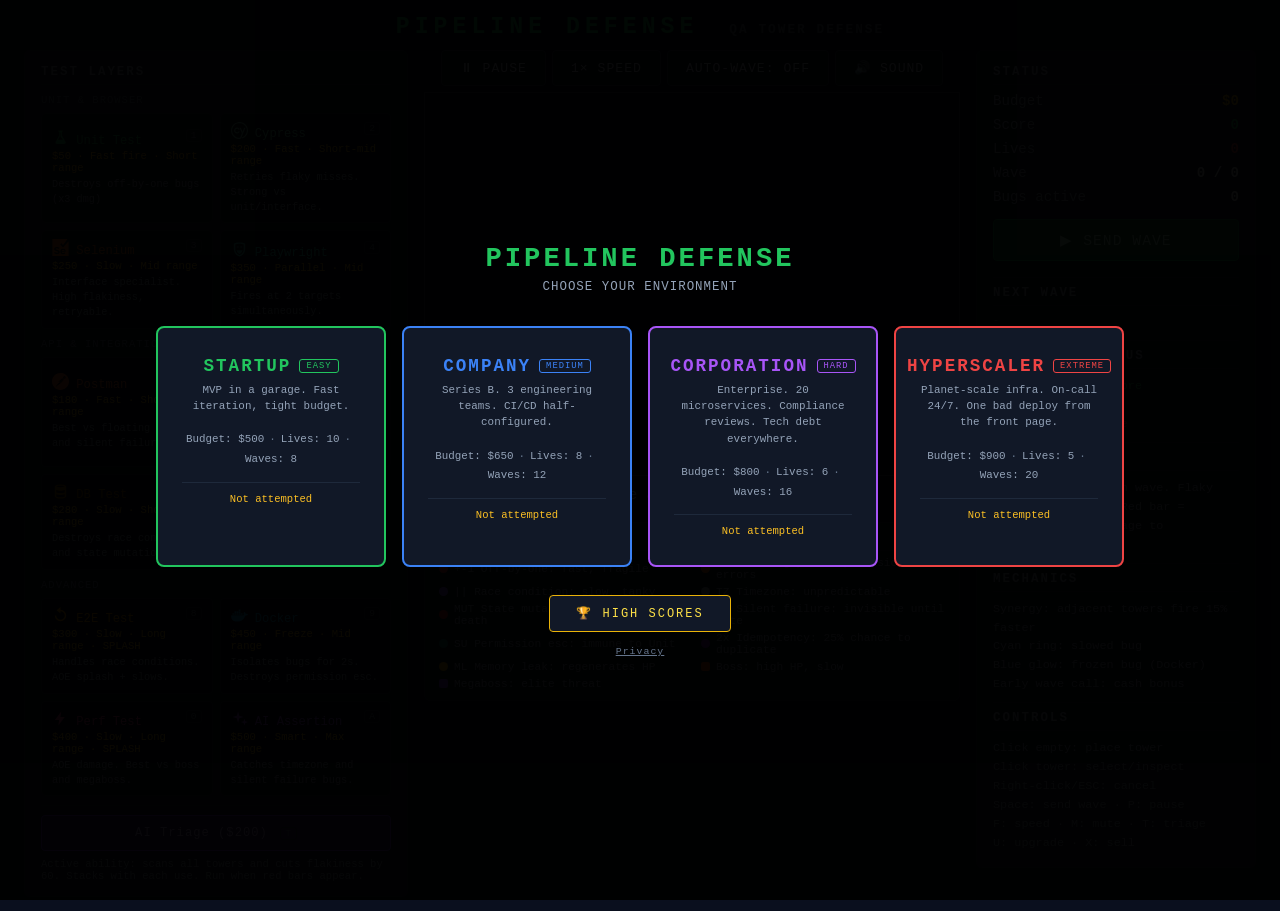
<file: index.html>
<!DOCTYPE html>
<html lang="en">
<head>
<meta charset="UTF-8">
<meta name="viewport" content="width=device-width, initial-scale=1.0, viewport-fit=cover">
<title>Pipeline Defense</title>
<meta name="description" content="QA tower defense: place test layers along the CI/CD pipeline and stop bugs from reaching production.">
<link rel="icon" href="data:image/svg+xml,<svg xmlns='http://www.w3.org/2000/svg' viewBox='0 0 100 100'><text y='.9em' font-size='90'>🐛</text></svg>">
<link rel="stylesheet" href="css/style.css">
</head>
<body>

<!-- Level Select Overlay -->
<div id="level-select">
  <h2>PIPELINE DEFENSE</h2>
  <div class="ls-sub">CHOOSE YOUR ENVIRONMENT</div>
  <div class="level-cards" id="level-cards"></div>
  <button id="ls-scores-btn" onclick="showHighScores()">🏆 HIGH SCORES</button>
  <button class="privacy-link" onclick="showPrivacy()">Privacy</button>
</div>

<!-- High Scores Modal -->
<div id="scores-modal" onclick="if (event.target === this) hideHighScores()">
  <div class="sm-box">
    <h2>🏆 High Scores</h2>
    <div class="sm-sub">ALL ENVIRONMENTS</div>
    <div id="hs-list"></div>
    <button id="hs-close-btn" onclick="hideHighScores()">Close</button>
  </div>
</div>

<!-- Privacy Notice Modal -->
<div id="privacy-modal" onclick="if (event.target === this) hidePrivacy()">
  <div class="sm-box">
    <h2>🔒 Privacy</h2>
    <div class="sm-sub">WHAT THIS GAME STORES AND WHY</div>
    <div id="privacy-text">
      <p><b>No cookies, no tracking.</b> This site sets no cookies and loads no analytics, ads, fonts or scripts from third parties.</p>
      <p><b>Stored in your browser only.</b> The game keeps your settings (sound, auto-wave), your best score per environment and the local high score list, including the nickname you type on the end screen, in this browser's local storage. It never leaves your device and is not sent to us. Use the button below to delete all of it at any time, or clear this site's data in your browser.</p>
      <div id="privacy-remote" style="display:none">
        <p><b>Global leaderboard (opt-in).</b> If you tick "Publish to the global leaderboard" when saving a score, your nickname, score, environment and the date are sent to our scores service (hosted on Supabase) and shown publicly to every player. Nothing is sent unless you tick that box. Please use a nickname rather than your real name. Entries are removed on request: contact the site owner via the link below and quote the nickname, score and date.</p>
        <p><b>Reading the leaderboard</b> fetches the public list from the scores service, which sees your IP address like any web request.</p>
      </div>
      <p><b>Hosting.</b> The site is served by Vercel, whose infrastructure processes your IP address and request headers to deliver the page and may keep short-lived server logs for security. We do not use this data.</p>
      <p><b>Your rights.</b> Under the GDPR you can access, correct and erase your data. Data held in your browser is under your control (button below). For anything else, contact the site owner via <a href="https://rowan-kendal.com" target="_blank" rel="noopener">rowan-kendal.com</a>.</p>
    </div>
    <div class="privacy-btns">
      <button id="privacy-clear-btn" onclick="clearLocalData()">Delete my local data</button>
      <button id="privacy-close-btn" onclick="hidePrivacy()">Close</button>
    </div>
  </div>
</div>

<h1>Pipeline Defense <span>QA Tower Defense</span></h1>
<div id="game-wrapper">

  <!-- LEFT: Shop -->
  <div class="panel" id="shop-panel">
    <h3>Test Layers</h3>

    <div class="shop-section-label">UNIT &amp; BROWSER</div>
    <button class="tower-btn" id="btn-unit" onclick="selectTower('unit')">
      <div style="color:#22c55e"><span class="t-ico" data-icon="unit"></span><span class="t-name"> Unit Test</span> <kbd>1</kbd></div>
      <div class="btn-cost"><span class="cost-v">$50</span><span class="cost-rest"> &middot; Fast fire &middot; Short range</span></div>
      <div class="btn-desc">Destroys off-by-one bugs (x3 dmg)</div>
    </button>
    <button class="tower-btn" id="btn-cypress" onclick="selectTower('cypress')">
      <div style="color:#69d3a7"><span class="t-ico" data-icon="cypress"></span><span class="t-name"> Cypress</span> <kbd>2</kbd></div>
      <div class="btn-cost"><span class="cost-v">$200</span><span class="cost-rest"> &middot; Fast &middot; Short-mid range</span></div>
      <div class="btn-desc">Retries flaky misses. Strong vs unit/interface.</div>
    </button>
    <button class="tower-btn" id="btn-selenium" onclick="selectTower('selenium')">
      <div style="color:#f97316"><span class="t-ico" data-icon="selenium"></span><span class="t-name"> Selenium</span> <kbd>3</kbd></div>
      <div class="btn-cost"><span class="cost-v">$250</span><span class="cost-rest"> &middot; Slow &middot; Mid range</span></div>
      <div class="btn-desc">Interface specialist. High flakiness, retryable.</div>
    </button>
    <button class="tower-btn" id="btn-playwright" onclick="selectTower('playwright')">
      <div style="color:#2dd4bf"><span class="t-ico" data-icon="playwright"></span><span class="t-name"> Playwright</span> <kbd>4</kbd></div>
      <div class="btn-cost"><span class="cost-v">$350</span><span class="cost-rest"> &middot; Parallel &middot; Mid range</span></div>
      <div class="btn-desc">Fires at 2 targets simultaneously.</div>
    </button>

    <div class="shop-section-label">API &amp; INTEGRATION</div>
    <button class="tower-btn" id="btn-postman" onclick="selectTower('postman')">
      <div style="color:#FF6C37"><span class="t-ico" data-icon="postman"></span><span class="t-name"> Postman</span> <kbd>5</kbd></div>
      <div class="btn-cost"><span class="cost-v">$180</span><span class="cost-rest"> &middot; Fast &middot; Short-mid range</span></div>
      <div class="btn-desc">Best vs floating point and silent failure bugs.</div>
    </button>
    <button class="tower-btn" id="btn-integration" onclick="selectTower('integration')">
      <div style="color:#3b82f6"><span class="t-ico" data-icon="integration"></span><span class="t-name"> Integration</span> <kbd>6</kbd></div>
      <div class="btn-cost"><span class="cost-v">$150</span><span class="cost-rest"> &middot; Medium &middot; Mid range</span></div>
      <div class="btn-desc">Best against floating point and permission bugs.</div>
    </button>
    <button class="tower-btn" id="btn-db" onclick="selectTower('db')">
      <div style="color:#a16207"><span class="t-ico" data-icon="db"></span><span class="t-name"> DB Test</span> <kbd>7</kbd></div>
      <div class="btn-cost"><span class="cost-v">$280</span><span class="cost-rest"> &middot; Slow &middot; Short range</span></div>
      <div class="btn-desc">Destroys race condition and state mutation bugs.</div>
    </button>

    <div class="shop-section-label">ADVANCED</div>
    <button class="tower-btn" id="btn-e2e" onclick="selectTower('e2e')">
      <div style="color:#f59e0b"><span class="t-ico" data-icon="e2e"></span><span class="t-name"> E2E Test</span> <kbd>8</kbd></div>
      <div class="btn-cost"><span class="cost-v">$300</span><span class="cost-rest"> &middot; Slow &middot; Long range &middot; SPLASH</span></div>
      <div class="btn-desc">Handles race conditions. AOE splash + slows.</div>
    </button>
    <button class="tower-btn" id="btn-docker" onclick="selectTower('docker')">
      <div style="color:#0ea5e9"><span class="t-ico" data-icon="docker"></span><span class="t-name"> Docker</span> <kbd>9</kbd></div>
      <div class="btn-cost"><span class="cost-v">$450</span><span class="cost-rest"> &middot; Freeze &middot; Mid range</span></div>
      <div class="btn-desc">Isolates bugs for 2s. Destroys permission esc.</div>
    </button>
    <button class="tower-btn" id="btn-perf" onclick="selectTower('perf')">
      <div style="color:#ec4899"><span class="t-ico" data-icon="perf"></span><span class="t-name"> Perf Test</span> <kbd>0</kbd></div>
      <div class="btn-cost"><span class="cost-v">$400</span><span class="cost-rest"> &middot; Slow &middot; Long range &middot; SPLASH</span></div>
      <div class="btn-desc">AOE damage. Best vs boss and megaboss.</div>
    </button>
    <button class="tower-btn" id="btn-ai" onclick="selectTower('ai')">
      <div style="color:#a855f7"><span class="t-ico" data-icon="ai"></span><span class="t-name"> AI Assertion</span> <kbd>A</kbd></div>
      <div class="btn-cost"><span class="cost-v">$500</span><span class="cost-rest"> &middot; Smart &middot; Max range</span></div>
      <div class="btn-desc">Catches timezone and silent failure bugs.</div>
    </button>

    <hr class="divider">
    <button id="triage-btn" onclick="runTriage()"><span class="tri-full">AI Triage ($200) <kbd>T</kbd></span><span class="tri-short">🩺 Triage<br>$200</span></button>
    <div class="shop-note" style="font-size:0.58rem;color:#94a3b8;margin-top:4px">Active ability: scans all towers and cuts flakiness by 60. Stacks with each use. Run when red bars appear.</div>
  </div>

  <!-- CANVAS -->
  <div id="canvas-wrapper">
    <div id="toolbar">
      <button class="tb-btn" id="btn-pause" onclick="togglePause()">⏸ PAUSE</button>
      <button class="tb-btn" id="btn-speed" onclick="cycleSpeed()">1× SPEED</button>
      <button class="tb-btn" id="btn-auto" onclick="toggleAutoWave()">AUTO-WAVE: OFF</button>
      <button class="tb-btn" id="btn-sound" onclick="toggleMute()">🔊 SOUND</button>
    </div>
    <canvas id="game" width="840" height="600"></canvas>
    <div id="msg-bar">Choose a level to begin.</div>
    <!-- kept below the board so toggling it never shifts the board's position -->
    <div id="shop-info" style="display:none">
      <span class="si-ico" id="si-ico"></span>
      <div class="si-body">
        <div class="si-head"><span id="si-name"></span><span id="si-cost"></span></div>
        <div id="si-desc"></div>
        <div id="si-stats"></div>
      </div>
    </div>
    <div id="board-legend" class="mobile-hide">
      <div class="legend-block">
        <div class="legend-title">Bug Types</div>
        <div class="legend-grid">
          <div class="legend-item"><div class="ldot" style="background:#ef4444"></div>+-1 Off-by-one: fast, fragile</div>
          <div class="legend-item"><div class="ldot" style="background:#f97316"></div>.1 Floating point: precision errors</div>
          <div class="legend-item"><div class="ldot" style="background:#8b5cf6"></div>|| Race condition: slow, tanky</div>
          <div class="legend-item"><div class="ldot" style="background:#94a3b8"></div>TZ Timezone: unpredictable</div>
          <div class="legend-item"><div class="ldot" style="background:#dc2626"></div>MUT State mutation: splits on death</div>
          <div class="legend-item"><div class="ldot" style="background:#16a34a"></div>?! Silent failure: invisible until late</div>
          <div class="legend-item"><div class="ldot" style="background:#0f766e"></div>SU Permission esc: immune to Unit</div>
          <div class="legend-item"><div class="ldot" style="background:#7e22ce"></div>2x Idempotency: 25% chance to duplicate</div>
          <div class="legend-item"><div class="ldot" style="background:#eab308"></div>ML Memory leak: regenerates HP</div>
          <div class="legend-item"><div class="ldot" style="background:#ea580c;border-radius:2px"></div>Boss: high HP, slow</div>
          <div class="legend-item"><div class="ldot" style="background:#7c3aed;border-radius:2px"></div>Megaboss: elite threat</div>
        </div>
      </div>
    </div>
  </div>

  <!-- RIGHT: Stats -->
  <div class="panel" id="stats-panel">
    <h3>Status</h3>
    <div class="stat-row"><span class="stat-label">Budget</span><span class="sv y" id="s-budget">$0</span></div>
    <div class="stat-row"><span class="stat-label">Score</span><span class="sv g" id="s-score">0</span></div>
    <div class="stat-row"><span class="stat-label">Lives</span><span class="sv r" id="s-lives">0</span></div>
    <div class="stat-row"><span class="stat-label">Wave</span><span class="sv" id="s-wave">0 / 0</span></div>
    <div class="stat-row"><span class="stat-label">Bugs active</span><span class="sv" id="s-bugs">0</span></div>
    <button id="wave-btn" onclick="startWave()">&#9654; SEND WAVE</button>
    <hr class="divider">
    <h3>Next Wave</h3>
    <div id="wave-preview"><span class="pv-none">-</span></div>
    <hr class="divider mobile-hide">
    <div class="mobile-hide">
      <h3>Shift-Left Bonus</h3>
      <div class="info-text">
        <span style="color:#22c55e">Near start: 10x score</span>
        <span style="color:#fbbf24">Midpipe: 3x score</span>
        <span style="color:#ef4444">Near prod: 1x score</span>
      </div>
    </div>
    <hr class="divider mobile-hide">
    <div class="mobile-hide">
      <h3>Test Debt</h3>
      <div class="info-text">
        Towers degrade each wave. Flaky tests miss shots. Red bar = danger. Use AI Triage to stabilize.
      </div>
    </div>
    <hr class="divider mobile-hide">
    <div class="mobile-hide">
      <h3>Mechanics</h3>
      <div class="info-text">
        <span>Synergy: adjacent towers fire 15% faster</span>
        <span>Cyan ring: slowed bug</span>
        <span>Blue glow: frozen bug (Docker)</span>
        <span>Early wave call: cash bonus</span>
      </div>
    </div>
    <hr class="divider mobile-hide">
    <div class="mobile-hide">
      <h3>Controls</h3>
      <div class="info-text">
        <span>Click empty: place tower</span>
        <span>Click tower: select/inspect</span>
        <span>Right-click/ESC: cancel</span>
        <span>Space: send wave &middot; P: pause</span>
        <span>F: speed &middot; M: mute &middot; T: triage</span>
        <span>U: upgrade &middot; X: sell</span>
      </div>
    </div>
    <hr class="divider" id="tower-divider" style="display:none">
    <div id="tower-info" style="display:none">
      <h3>Selected Tower</h3>
      <div id="ti-name" style="font-size:0.72rem;font-weight:bold;margin-bottom:2px"></div>
      <div id="ti-level" style="font-size:0.6rem;color:#94a3b8;margin-bottom:6px"></div>
      <div id="ti-stats" style="font-size:0.6rem;color:#94a3b8;line-height:1.8;margin-bottom:8px"></div>
      <div class="ti-actions">
        <button class="btn-target" id="ti-target-btn" onclick="cycleTargetMode()">TARGET: FIRST</button>
        <button class="btn-upgrade" id="ti-upgrade-btn" onclick="upgradeTower()"></button>
        <button class="btn-sell" id="ti-sell-btn" onclick="sellTower()"></button>
      </div>
    </div>
  </div>
</div>

<!-- Mobile HUD (fixed bottom bar, shown on small screens only) -->
<div id="mobile-hud">
  <div class="mh-stat"><span class="mh-l">$</span><span id="mh-budget">0</span></div>
  <div class="mh-stat"><span class="mh-l">♥</span><span id="mh-lives">0</span></div>
  <div class="mh-stat"><span class="mh-l">W</span><span id="mh-wave">0/0</span></div>
  <button id="mh-wave-btn" onclick="startWave()">&#9654; WAVE</button>
</div>

<!-- Game Over / Win Overlay -->
<div id="overlay">
  <h2 id="o-title">Game Over</h2>
  <div class="final-score" id="o-score"></div>
  <div class="final-detail" id="o-detail"></div>
  <div id="o-name-row">
    <input id="o-name" type="text" placeholder="Nickname (optional)" maxlength="20" autocomplete="off" />
    <button id="o-save-btn" onclick="saveScore()">Save Score</button>
  </div>
  <label id="o-publish-row" style="display:none">
    <input id="o-publish" type="checkbox" />
    <span>Publish to the global leaderboard (nickname, score, environment, date are shown publicly)</span>
  </label>
  <div class="o-privacy-note">Scores are saved in this browser only. <button class="privacy-link" onclick="showPrivacy()">Privacy</button></div>
  <div id="o-leaderboard"></div>
  <div class="overlay-btns">
    <button id="endless-btn" onclick="continueEndless()" style="display:none">⚡ Continue: Endless</button>
    <button id="restart-btn" onclick="restartGame()">Restart Level</button>
    <button id="choose-level-btn" onclick="goLevelSelect()">Choose Level</button>
    <button id="home-btn" onclick="window.location.href='https://rowan-kendal.com'">Home</button>
  </div>
</div>

<script src="js/data.js"></script>
<script src="js/icons.js"></script>
<script src="js/audio.js"></script>
<script src="js/entities.js"></script>
<script src="js/main.js"></script>
</body>
</html>
</file>
<file: css/style.css>
* { box-sizing: border-box; margin: 0; padding: 0; }
body {
  background: #0a0f1e;
  color: #e2e8f0;
  font-family: 'Courier New', monospace;
  display: flex;
  flex-direction: column;
  align-items: center;
  min-height: 100vh;
  padding: 14px;
  user-select: none;
}
h1 {
  color: #22c55e;
  font-size: 1.25rem;
  letter-spacing: 4px;
  margin-bottom: 12px;
  text-transform: uppercase;
}
h1 span { color: #64748b; font-size: 0.75rem; letter-spacing: 2px; margin-left: 12px; }
#game-wrapper { display: flex; gap: 10px; align-items: flex-start; }

kbd {
  float: right;
  font-family: inherit;
  font-size: 0.55rem;
  color: #64748b;
  border: 1px solid #1e293b;
  border-radius: 3px;
  padding: 0 4px;
}

button { touch-action: manipulation; }
.tri-short { display: none; }

#mobile-hud { display: none; }
@media (max-width: 640px) {
  #mobile-hud {
    display: flex;
    position: fixed;
    left: 0; right: 0; bottom: 0;
    align-items: center;
    gap: 12px;
    padding: 8px 14px calc(8px + env(safe-area-inset-bottom));
    background: #0d1526;
    border-top: 1px solid #1e293b;
    z-index: 80;
    font-size: 0.82rem;
  }
  .mh-stat { display: flex; gap: 4px; align-items: baseline; }
  .mh-l { color: #94a3b8; font-size: 0.68rem; }
  #mh-budget { color: #fbbf24; font-weight: bold; }
  #mh-lives { color: #ef4444; font-weight: bold; }
  #mh-wave { color: #e2e8f0; font-weight: bold; }
  #mh-wave-btn {
    margin-left: auto;
    background: #166534; border: 1px solid #16a34a; color: #bbf7d0;
    font-family: 'Courier New', monospace;
    font-size: 0.78rem; letter-spacing: 1px; font-weight: bold;
    padding: 12px 18px; border-radius: 6px; cursor: pointer;
  }
  #mh-wave-btn:disabled { background: #1f2937; border-color: #374151; color: #4b5563; }
}

@media (max-width: 1200px) {
  body { align-items: flex-start; }
  #game-wrapper {
    display: grid;
    grid-template-areas: "canvas canvas" "shop stats";
    grid-template-columns: 1fr 1fr;
    gap: 8px;
    width: 100%;
  }
  #canvas-wrapper { grid-area: canvas; min-width: 0; }
  #canvas-wrapper canvas { width: 100%; height: auto; display: block; }
  #msg-bar { width: 100% !important; max-width: none !important; }
  #shop-panel { grid-area: shop; width: auto !important; }
  #stats-panel { grid-area: stats; width: auto !important; }
  .panel { width: auto !important; }
}
@media (max-width: 640px) {
  body { padding: 8px; padding-bottom: 92px; }
  h1 { font-size: 0.95rem; letter-spacing: 2px; margin-bottom: 8px; }
  h1 span { display: none; }
  #game-wrapper {
    grid-template-areas: "canvas" "shop" "stats";
    grid-template-columns: 1fr;
  }
  .mobile-hide { display: none !important; }
  .btn-desc { display: none; }
  kbd { display: none; }

  /* shop becomes a horizontal swipe strip of icon tiles */
  #shop-panel {
    display: flex;
    flex-wrap: nowrap;
    overflow-x: auto;
    -webkit-overflow-scrolling: touch;
    gap: 6px;
    padding: 8px;
    align-items: stretch;
  }
  #shop-panel > h3,
  #shop-panel > .shop-section-label,
  #shop-panel > .divider,
  #shop-panel > .shop-note { display: none; }
  #shop-panel > .tower-btn {
    flex: 0 0 auto;
    width: 68px;
    margin-bottom: 0;
    padding: 8px 4px;
    text-align: center;
  }
  .t-ico { display: block; line-height: 0; padding: 3px 0; }
  .t-ico svg { width: 22px; height: 22px; vertical-align: baseline; }
  .t-name { display: none; }
  .cost-rest { display: none; }
  .btn-cost { font-size: 0.66rem; margin-top: 3px; }
  #triage-btn {
    flex: 0 0 auto;
    width: 68px;
    margin: 0;
    padding: 8px 4px;
    font-size: 0.62rem;
    line-height: 1.4;
  }
  .tri-full { display: none; }
  .tri-short { display: inline; }

  /* tower inspector floats above the HUD as a bottom sheet */
  #tower-info {
    position: fixed;
    left: 8px; right: 8px;
    bottom: calc(66px + env(safe-area-inset-bottom));
    background: #111827;
    border: 1px solid #334155;
    border-radius: 8px;
    padding: 10px 12px;
    z-index: 90;
    box-shadow: 0 -6px 24px rgba(0,0,0,0.55);
  }
  #tower-info h3 { display: none; }
  .ti-actions { display: flex; gap: 6px; }
  .ti-actions button { width: auto; flex: 1; margin: 0; padding: 10px 4px; }

  #wave-btn { padding: 13px; font-size: 0.8rem; }
  .stat-row { font-size: 0.78rem; }
  .tb-btn { flex: 1; padding: 11px 4px; }

}

canvas { border: 1px solid #1e293b; cursor: crosshair; display: block; }
#canvas-wrapper { min-width: 0; }
#canvas-wrapper canvas {
  width: 100%;
  height: auto;
  touch-action: none;
}

.t-ico svg { width: 13px; height: 13px; vertical-align: -2px; }
.si-ico svg { display: block; }

#shop-info {
  display: none;
  align-items: center;
  gap: 12px;
  background: #111827;
  border: 1px solid #334155;
  border-radius: 6px;
  padding: 8px 12px;
  margin-top: 6px;
}
.si-ico { line-height: 0; flex-shrink: 0; }
.si-body { min-width: 0; }
.si-head { display: flex; gap: 10px; align-items: baseline; margin-bottom: 2px; }
#si-name { font-weight: bold; font-size: 0.78rem; letter-spacing: 1px; }
#si-cost { color: #fbbf24; font-size: 0.7rem; font-weight: bold; }
#si-desc { color: #cbd5e1; font-size: 0.64rem; margin-bottom: 2px; }
#si-stats { color: #94a3b8; font-size: 0.6rem; line-height: 1.5; }

#toolbar {
  display: flex;
  gap: 6px;
  margin-bottom: 6px;
}
.tb-btn {
  background: #111827;
  border: 1px solid #334155;
  color: #cbd5e1;
  font-family: 'Courier New', monospace;
  font-size: 0.62rem;
  letter-spacing: 1px;
  padding: 6px 12px;
  cursor: pointer;
  border-radius: 4px;
  transition: border-color 0.12s, color 0.12s;
}
.tb-btn:hover { border-color: #475569; color: #e2e8f0; }
.tb-btn.tb-on { border-color: #22c55e; color: #86efac; }

.panel {
  background: #111827;
  border: 1px solid #1e293b;
  border-radius: 6px;
  padding: 10px;
  width: 172px;
}
.panel h3 {
  color: #94a3b8;
  font-size: 0.65rem;
  letter-spacing: 2px;
  text-transform: uppercase;
  margin-bottom: 8px;
  border-bottom: 1px solid #1e293b;
  padding-bottom: 5px;
}
.shop-section-label {
  color: #64748b;
  font-size: 0.55rem;
  letter-spacing: 1px;
  text-transform: uppercase;
  margin: 8px 0 4px;
}
.tower-btn {
  width: 100%;
  background: #0a0f1e;
  border: 1px solid #1e293b;
  color: #e2e8f0;
  font-family: 'Courier New', monospace;
  font-size: 0.68rem;
  padding: 7px 9px;
  margin-bottom: 7px;
  cursor: pointer;
  border-radius: 4px;
  text-align: left;
  transition: border-color 0.12s;
}
.tower-btn:hover:not(.cant-afford) { border-color: #334155; }
.tower-btn.selected { border-color: #22c55e; box-shadow: 0 0 6px rgba(34,197,94,0.25); }
.tower-btn.cant-afford { opacity: 0.38; cursor: not-allowed; }
.btn-cost { color: #fbbf24; font-size: 0.6rem; margin-top: 1px; }
.btn-desc { color: #94a3b8; font-size: 0.58rem; margin-top: 1px; }
.stat-row { display: flex; justify-content: space-between; font-size: 0.72rem; margin-bottom: 7px; }
.stat-label { color: #94a3b8; }
.sv { font-weight: bold; }
.sv.g { color: #22c55e; }
.sv.r { color: #ef4444; }
.sv.y { color: #fbbf24; }
.sv.p { color: #a855f7; }
#wave-btn {
  width: 100%;
  background: #166534;
  border: 1px solid #16a34a;
  color: #bbf7d0;
  font-family: 'Courier New', monospace;
  font-size: 0.75rem;
  padding: 9px;
  cursor: pointer;
  border-radius: 4px;
  margin-top: 6px;
  margin-bottom: 8px;
  letter-spacing: 1px;
  transition: background 0.12s;
}
#wave-btn:hover:not(:disabled) { background: #15803d; }
#wave-btn:disabled { background: #1f2937; border-color: #374151; color: #4b5563; cursor: not-allowed; }
#triage-btn {
  width: 100%;
  background: #2e1065;
  border: 1px solid #7c3aed;
  color: #d8b4fe;
  font-family: 'Courier New', monospace;
  font-size: 0.65rem;
  padding: 8px;
  cursor: pointer;
  border-radius: 4px;
  margin-top: 6px;
  letter-spacing: 1px;
  transition: background 0.12s;
}
#triage-btn:hover:not(:disabled) { background: #4c1d95; }
#triage-btn:disabled { background: #1f2937; border-color: #374151; color: #4b5563; cursor: not-allowed; }
#triage-btn kbd { float: none; margin-left: 4px; }
.divider { border: none; border-top: 1px solid #1e293b; margin: 10px 0; }
.legend-item { display: flex; align-items: center; gap: 6px; font-size: 0.58rem; color: #94a3b8; margin-bottom: 3px; }
.ldot { width: 7px; height: 7px; border-radius: 50%; flex-shrink: 0; }

/* bug reference strip under the board (hidden on phones) */
#board-legend { margin-top: 8px; }
.legend-block {
  background: #111827;
  border: 1px solid #1e293b;
  border-radius: 6px;
  padding: 8px 12px;
}
.legend-title {
  color: #94a3b8;
  font-size: 0.6rem;
  letter-spacing: 2px;
  text-transform: uppercase;
  margin-bottom: 6px;
  border-bottom: 1px solid #1e293b;
  padding-bottom: 4px;
}
.legend-grid {
  display: grid;
  grid-template-columns: repeat(auto-fill, minmax(180px, 1fr));
  gap: 3px 16px;
}
.legend-grid .legend-item { margin-bottom: 0; }
.info-text { font-size: 0.6rem; color: #94a3b8; line-height: 1.6; }
.info-text span { display: block; }

#wave-preview { display: flex; flex-wrap: wrap; gap: 4px; min-height: 18px; }
.pv-chip {
  display: inline-flex;
  align-items: center;
  gap: 4px;
  background: #0a0f1e;
  border: 1px solid #1e293b;
  border-radius: 3px;
  padding: 2px 5px;
  font-size: 0.58rem;
  color: #cbd5e1;
}
.pv-chip i { width: 7px; height: 7px; border-radius: 50%; display: inline-block; }
.pv-none { color: #64748b; font-size: 0.65rem; }

#msg-bar {
  margin-top: 8px;
  font-size: 0.7rem;
  color: #cbd5e1;
  min-height: 20px;
  width: 100%;
}

#overlay {
  display: none;
  position: fixed;
  inset: 0;
  background: rgba(10,15,30,0.94);
  flex-direction: column;
  align-items: center;
  justify-content: center;
  z-index: 100;
  overflow-y: auto;
  padding: 20px;
}
#overlay.show { display: flex; }
#overlay h2 { font-size: 1.8rem; margin-bottom: 12px; }
#overlay .final-score { color: #cbd5e1; font-size: 0.9rem; margin-bottom: 6px; }
#overlay .final-detail { color: #94a3b8; font-size: 0.75rem; margin-bottom: 18px; }
#o-name-row { display: flex; gap: 8px; margin-bottom: 16px; align-items: center; }
#o-name {
  background: #1e293b; border: 1px solid #334155; color: #e2e8f0;
  font-family: 'Courier New', monospace; font-size: 0.85rem;
  padding: 8px 12px; border-radius: 4px; outline: none;
}
#o-name:focus { border-color: #3b82f6; }
#o-save-btn {
  background: #1e3a8a; border: 1px solid #3b82f6; color: #93c5fd;
  font-family: 'Courier New', monospace; font-size: 0.8rem;
  padding: 8px 14px; cursor: pointer; border-radius: 4px; transition: background 0.12s;
}
#o-save-btn:hover:not(:disabled) { background: #1d4ed8; }
#o-save-btn:disabled { background: #1f2937; border-color: #374151; color: #4b5563; cursor: not-allowed; }
#o-leaderboard {
  margin-bottom: 18px; min-width: 340px;
  max-height: 220px; overflow-y: auto;
}
#o-leaderboard table { width: 100%; border-collapse: collapse; font-size: 0.72rem; }
#o-leaderboard th {
  color: #94a3b8; border-bottom: 1px solid #1e293b;
  padding: 5px 10px; text-align: left;
  font-size: 0.65rem; letter-spacing: 1px; text-transform: uppercase;
}
#o-leaderboard td { color: #cbd5e1; padding: 4px 10px; border-bottom: 1px solid #0f172a; }
.lb-highlight td { color: #fbbf24 !important; }
.overlay-btns { display: flex; gap: 12px; flex-wrap: wrap; justify-content: center; }
#restart-btn {
  background: #22c55e; border: none; color: #0a0f1e;
  font-family: 'Courier New', monospace; font-size: 0.85rem;
  padding: 10px 24px; cursor: pointer; border-radius: 4px; font-weight: bold;
}
#restart-btn:hover { background: #16a34a; }
#endless-btn {
  background: #0a0f1e; border: 1px solid #22c55e; color: #86efac;
  font-family: 'Courier New', monospace; font-size: 0.85rem;
  padding: 10px 24px; cursor: pointer; border-radius: 4px; font-weight: bold;
  box-shadow: 0 0 10px rgba(34,197,94,0.25);
}
#endless-btn:hover { background: #14532d; }
#choose-level-btn, #home-btn {
  background: #1e293b; border: 1px solid #475569; color: #cbd5e1;
  font-family: 'Courier New', monospace; font-size: 0.85rem;
  padding: 10px 24px; cursor: pointer; border-radius: 4px;
}
#choose-level-btn:hover, #home-btn:hover { background: #334155; }

.btn-target {
  width: 100%; background: #1a2e05; border: 1px solid #65a30d; color: #bef264;
  font-family: 'Courier New', monospace; font-size: 0.63rem; padding: 6px;
  cursor: pointer; border-radius: 4px; margin-bottom: 5px; transition: background 0.12s;
  letter-spacing: 0.5px;
}
.btn-target:hover { background: #365314; }
.btn-upgrade {
  width: 100%; background: #0d1f35; border: 1px solid #3b82f6; color: #93c5fd;
  font-family: 'Courier New', monospace; font-size: 0.63rem; padding: 6px;
  cursor: pointer; border-radius: 4px; margin-bottom: 5px; transition: background 0.12s;
  letter-spacing: 0.5px;
}
.btn-upgrade:hover:not(:disabled) { background: #1e3a8a; }
.btn-upgrade:disabled { background: #1f2937; border-color: #374151; color: #4b5563; cursor: not-allowed; }
.btn-sell {
  width: 100%; background: #2d0a0a; border: 1px solid #ef4444; color: #fca5a5;
  font-family: 'Courier New', monospace; font-size: 0.63rem; padding: 6px;
  cursor: pointer; border-radius: 4px; transition: background 0.12s; letter-spacing: 0.5px;
}
.btn-sell:hover { background: #7f1d1d; }

#level-select {
  display: none; position: fixed; inset: 0;
  background: rgba(0,0,0,0.96);
  align-items: center; justify-content: center; flex-direction: column;
  z-index: 200;
  overflow-y: auto;
  padding: 20px;
}
#level-select.show { display: flex; }
#level-select h2 { color: #22c55e; font-size: 1.4rem; letter-spacing: 3px; margin-bottom: 6px; }
.ls-sub { color: #94a3b8; font-size: 0.7rem; margin-bottom: 28px; letter-spacing: 1px; }
.level-cards { display: flex; gap: 16px; flex-wrap: wrap; justify-content: center; }
.level-card {
  background: #111827; border: 2px solid #1e293b;
  border-radius: 8px; padding: 22px 20px; width: 200px;
  cursor: pointer; text-align: center;
  transition: border-color 0.15s, transform 0.15s;
}
.level-card:hover { transform: translateY(-3px); }
.lc-head { display: flex; align-items: center; justify-content: center; gap: 8px; margin-bottom: 6px; }
.lc-name { font-size: 1rem; font-weight: bold; letter-spacing: 2px; }
.lc-diff {
  font-size: 0.55rem; letter-spacing: 1px;
  border: 1px solid; border-radius: 3px; padding: 1px 6px;
}
.lc-sub { font-size: 0.6rem; color: #94a3b8; line-height: 1.5; margin-bottom: 14px; }
.lc-stats { font-size: 0.62rem; color: #94a3b8; line-height: 1.8; }
.lc-stats span { display: inline-block; white-space: nowrap; }
.lc-stats span:not(:last-child)::after { content: '\00b7'; color: #64748b; margin: 0 5px; }
.lc-best { font-size: 0.6rem; color: #fbbf24; margin-top: 12px; padding-top: 10px; border-top: 1px solid #1e293b; }
.lc-won { color: #22c55e; }
#ls-scores-btn {
  margin-top: 28px;
  background: #111827; border: 1px solid #eab308; color: #fde047;
  font-family: 'Courier New', monospace; font-size: 0.75rem; letter-spacing: 2px;
  padding: 10px 26px; cursor: pointer; border-radius: 4px;
  transition: background 0.12s;
}
#ls-scores-btn:hover { background: #422006; }

#scores-modal, #privacy-modal {
  display: none; position: fixed; inset: 0;
  background: rgba(0,0,0,0.9);
  align-items: center; justify-content: center;
  z-index: 300;
  padding: 20px;
}
#scores-modal.show, #privacy-modal.show { display: flex; }
.sm-box {
  background: #111827; border: 1px solid #334155; border-radius: 8px;
  padding: 24px 28px; max-width: 480px; width: 100%;
  max-height: 80vh; display: flex; flex-direction: column;
}
.sm-box h2 {
  color: #fde047; font-size: 1.1rem; letter-spacing: 3px;
  text-transform: uppercase; margin-bottom: 4px; text-align: center;
}
.sm-sub { color: #94a3b8; font-size: 0.62rem; text-align: center; margin-bottom: 14px; letter-spacing: 1px; }
#hs-list { overflow-y: auto; margin-bottom: 16px; min-height: 60px; }
#hs-list table { width: 100%; border-collapse: collapse; font-size: 0.72rem; }
#hs-list th {
  color: #94a3b8; border-bottom: 1px solid #1e293b;
  padding: 5px 10px; text-align: left;
  font-size: 0.65rem; letter-spacing: 1px; text-transform: uppercase;
}
#hs-list td { color: #cbd5e1; padding: 4px 10px; border-bottom: 1px solid #0f172a; }
#hs-close-btn {
  background: #1e293b; border: 1px solid #475569; color: #cbd5e1;
  font-family: 'Courier New', monospace; font-size: 0.75rem;
  padding: 9px; cursor: pointer; border-radius: 4px; width: 100%;
}
#hs-close-btn:hover { background: #334155; }

/* privacy notice */
.privacy-link {
  background: none; border: none; padding: 0; margin-top: 14px;
  color: #64748b; font-family: 'Courier New', monospace; font-size: 0.62rem;
  letter-spacing: 1px; text-decoration: underline; cursor: pointer;
}
.privacy-link:hover { color: #cbd5e1; }
#privacy-text { overflow-y: auto; margin-bottom: 16px; font-size: 0.68rem; line-height: 1.6; color: #cbd5e1; }
#privacy-text p { margin-bottom: 10px; }
#privacy-text b { color: #e2e8f0; }
#privacy-text a { color: #93c5fd; }
.privacy-btns { display: flex; gap: 8px; flex-wrap: wrap; }
.privacy-btns button {
  flex: 1 1 160px; font-family: 'Courier New', monospace; font-size: 0.75rem;
  padding: 9px; cursor: pointer; border-radius: 4px;
}
#privacy-close-btn { background: #1e293b; border: 1px solid #475569; color: #cbd5e1; }
#privacy-close-btn:hover { background: #334155; }
#privacy-clear-btn { background: #3f1d1d; border: 1px solid #b91c1c; color: #fca5a5; }
#privacy-clear-btn:hover:not(:disabled) { background: #7f1d1d; }
#privacy-clear-btn:disabled { background: #1f2937; border-color: #374151; color: #6b7280; cursor: not-allowed; }
#o-publish-row {
  display: flex; align-items: flex-start; gap: 8px; max-width: 420px;
  margin: -6px auto 12px; font-size: 0.66rem; color: #cbd5e1; text-align: left; cursor: pointer;
}
#o-publish-row input { margin-top: 2px; accent-color: #3b82f6; }
.o-privacy-note { font-size: 0.62rem; color: #64748b; margin-bottom: 16px; }
.o-privacy-note .privacy-link { margin-top: 0; }

/* level select becomes a compact list on phones: all levels on one screen.
   Kept after the base level-select rules so these overrides win the cascade. */
@media (max-width: 640px) {
  #level-select { justify-content: flex-start; padding: 26px 14px; }
  #level-select h2 { font-size: 1.15rem; }
  .ls-sub { margin-bottom: 14px; }
  .level-cards { gap: 8px; width: 100%; max-width: 420px; flex-direction: column; flex-wrap: nowrap; }
  .level-card { width: 100%; padding: 12px 14px; text-align: left; }
  .level-card:hover { transform: none; }
  .lc-head { justify-content: space-between; margin-bottom: 4px; }
  .lc-name { font-size: 0.85rem; }
  .lc-sub { display: none; }
  .lc-stats { font-size: 0.62rem; line-height: 1.5; }
  .lc-best { margin-top: 6px; padding-top: 6px; font-size: 0.6rem; }
  #ls-scores-btn { margin-top: 14px; width: 100%; max-width: 420px; padding: 13px; }
  .sm-box { padding: 18px 14px; }

  /* shop details float above the HUD as a bottom sheet, like the inspector */
  #shop-info {
    position: fixed;
    left: 8px; right: 8px;
    bottom: calc(66px + env(safe-area-inset-bottom));
    z-index: 90;
    margin-top: 0;
    box-shadow: 0 -6px 24px rgba(0,0,0,0.55);
  }
}

@media (min-width: 1201px) {
  body { padding: 14px 24px; }
  h1 { font-size: 1.45rem; letter-spacing: 5px; margin-bottom: 10px; }
  h1 span { font-size: 0.8rem; letter-spacing: 2px; }
  #game-wrapper { gap: 16px; width: 100%; max-width: 1800px; justify-content: center; }
  #canvas-wrapper { flex: 1 1 auto; }
  /* fill the space between the panels, but never taller than the viewport
     (220px of chrome above/below plus the legend strip under the board) */
  #canvas-wrapper canvas {
    max-width: calc((100vh - 330px) * 1.4);
    max-width: calc((100dvh - 330px) * 1.4);
    margin: 0 auto;
  }
  #toolbar { justify-content: center; }
  #msg-bar { text-align: center; }
  /* panels never force the page to scroll: they stick and scroll internally
     on short viewports (e.g. 1366x768 laptops) */
  .panel {
    padding: 14px 16px;
    position: sticky;
    top: 14px;
    max-height: calc(100vh - 28px);
    max-height: calc(100dvh - 28px);
    overflow-y: auto;
    scrollbar-width: thin;
    scrollbar-color: #334155 transparent;
  }
  .panel h3 { font-size: 0.78rem; margin-bottom: 8px; padding-bottom: 5px; }

  /* the shop is a two-column grid so all towers fit on screen at once */
  #shop-panel { width: 384px; flex: 0 0 384px; display: grid; grid-template-columns: 1fr 1fr; gap: 7px; align-content: start; }
  #shop-panel > h3, #shop-panel > .shop-section-label, #shop-panel > .divider,
  #shop-panel > #triage-btn, #shop-panel > .shop-note { grid-column: 1 / -1; }
  #shop-panel > h3 { margin-bottom: 0; }
  #shop-panel .shop-section-label { margin: 2px 0 0; }
  #shop-panel .divider { margin: 2px 0; }
  #shop-panel .shop-note { margin-top: 0 !important; }
  #stats-panel { width: 280px; flex: 0 0 280px; }
  #stats-panel .divider { margin: 8px 0; }

  .shop-section-label { font-size: 0.66rem; }
  .tower-btn { font-size: 0.76rem; padding: 8px 10px; margin-bottom: 0; }
  .btn-cost { font-size: 0.66rem; margin-top: 2px; }
  .btn-desc { font-size: 0.64rem; margin-top: 3px; line-height: 1.45; }
  kbd { font-size: 0.6rem; }
  .stat-row { font-size: 0.88rem; margin-bottom: 8px; }
  .legend-item { font-size: 0.72rem; margin-bottom: 6px; }
  .ldot { width: 9px; height: 9px; }
  .legend-title { font-size: 0.72rem; }
  #board-legend { margin-top: 10px; }
  .legend-block { padding: 10px 14px; }
  .legend-grid { gap: 5px 18px; grid-template-columns: repeat(auto-fill, minmax(215px, 1fr)); }
  .legend-grid .legend-item { font-size: 0.7rem; margin-bottom: 0; }
  .info-text { font-size: 0.74rem; line-height: 1.6; }
  #wave-btn { font-size: 0.92rem; padding: 11px; margin-top: 6px; }
  #triage-btn { font-size: 0.76rem; padding: 10px; margin-top: 0; }
  .shop-note { font-size: 0.66rem !important; }
  #msg-bar { font-size: 0.95rem; min-height: 26px; margin-top: 10px; }
  .tb-btn { font-size: 0.82rem; padding: 9px 18px; }
  .pv-chip { font-size: 0.76rem; padding: 4px 8px; }
  .pv-chip i { width: 9px; height: 9px; }
  .t-ico svg { width: 17px; height: 17px; }
  #si-name { font-size: 1rem; }
  #si-cost { font-size: 0.88rem; }
  #si-desc { font-size: 0.85rem; }
  #si-stats { font-size: 0.78rem; }
  #ti-name { font-size: 0.95rem !important; }
  #ti-level { font-size: 0.78rem !important; }
  #ti-stats { font-size: 0.78rem !important; }
  .btn-target, .btn-upgrade, .btn-sell { font-size: 0.78rem; padding: 9px; }
  canvas { border: 1px solid #334155; box-shadow: 0 0 24px rgba(34,197,94,0.06); }
  .level-card { width: 230px; padding: 28px 24px; }
  .lc-name { font-size: 1.1rem; }
  .lc-sub { font-size: 0.68rem; margin-bottom: 16px; }
  .lc-stats { font-size: 0.68rem; }
  .lc-best { font-size: 0.66rem; }
  #level-select h2 { font-size: 1.7rem; }
  .ls-sub { font-size: 0.78rem; margin-bottom: 32px; }
}
</file>
